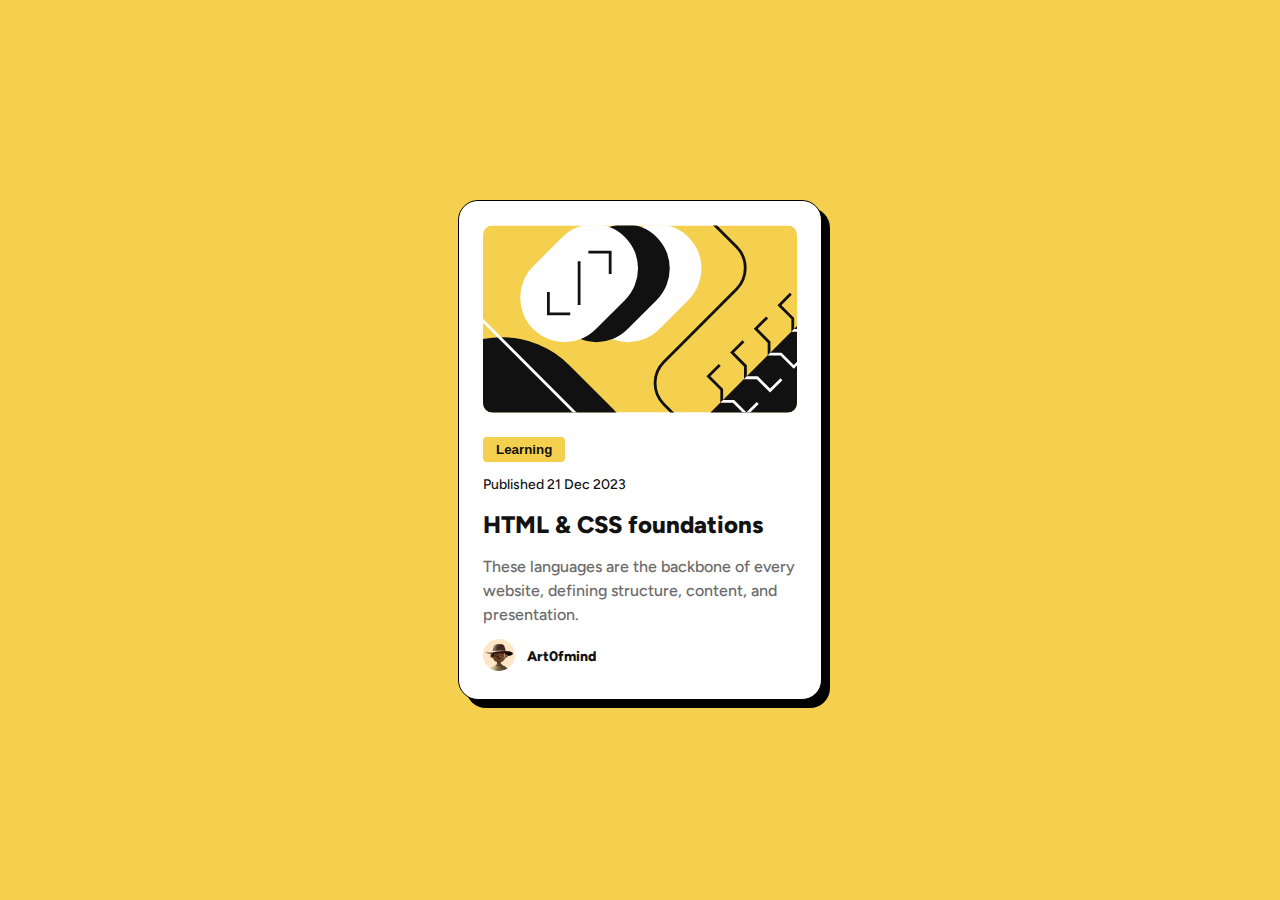
<file: blog-preview-card/blog-preview-card-main/index.html>
<!DOCTYPE html>
<html lang="en">
  <head>
    <meta charset="UTF-8" />
    <meta name="viewport" content="width=device-width, initial-scale=1.0" />
    <!-- displays site properly based on user's device -->

    <link
      rel="icon"
      type="image/png"
      sizes="32x32"
      href="./assets/images/favicon-32x32.png"
    />

    <title>Frontend Mentor | Blog preview card</title>

    <link rel="preconnect" href="https://fonts.googleapis.com" />
    <link rel="preconnect" href="https://fonts.gstatic.com" crossorigin />
    <link
      href="https://fonts.googleapis.com/css2?family=Anek+Telugu:wght@100..800&family=Figtree:ital,wght@0,300..900;1,300..900&family=Geist+Mono:wght@100..900&family=Inconsolata:wght@200..900&family=Outfit:wght@100..900&family=Roboto:ital,wght@0,100..900;1,100..900&display=swap"
      rel="stylesheet"
    />

    <meta name="art0fmind" content="https://github.com/art0fmind/" />
    <!-- Feel free to remove these styles or customise in your own stylesheet 👍 -->
    <style>
      :root {
        --yellow: hsl(47, 88%, 63%);
        --white: hsl(0, 0%, 100%);
        --gray-500: hsl(0, 0%, 42%);
        --gray-950: hsl(0, 0%, 7%);
      }

      * {
        margin: 0;
        padding: 0;
        box-sizing: border-box;
      }

      html,
      body {
        height: 100vh;
      }

      body {
        font-family: "Figtree", sans-serif;
        font-weight: 500;

        display: flex;

        background-color: var(--yellow);
      }

      .container {
        width: 100%;
        max-width: 384px;
        margin: auto;
        padding: 10px;
      }

      .card {
        display: flex;
        flex-direction: column;
        gap: 24px;

        padding: 24px;

        background-color: var(--white);
        border: 1px solid black;
        border-radius: 20px;

        box-shadow: 8px 8px black;
      }

      .pic__illustration-article {
        height: auto;
        width: 100%;

        display: block;

        overflow: hidden;
        border-radius: 10px;
      }

      .hero {
        display: flex;
        flex-direction: column;

        gap: 12px;
      }

      .hero > *,
      .avatar__name {
        width: fit-content;
        height: fit-content;
      }

      .learning__button {
        padding: 4px 12px;
        border: 1px solid transparent;
        border-radius: 4px;
        background-color: var(--yellow);

        color: var(--gray-950);

        font-weight: 800;

        box-sizing: border-box;

        transition: border 200ms ease;
      }

      .learning__button:hover {
        border: 1px solid black;
        background: transparent;
        box-sizing: border-box;
      }

      .publication__date {
        color: var(--gray-950);

        line-height: 150%;
        font-size: 14px;
      }

      h1 {
        width: auto;

        color: var(--gray-950);

        line-height: 150%;
        font-size: 24px;
        font-weight: 800;

        cursor: pointer;

        transition: color 200ms ease;
      }

      h1:hover {
        color: var(--yellow);
      }

      .description {
        width: auto;

        color: var(--gray-500);

        line-height: 150%;
        font-size: 16px;
      }

      .avatar__container {
        display: flex;
        align-items: center;
        gap: 12px;
      }

      .avatar__pic {
        width: 32px;
        height: 32px;

        border-radius: 50%;
      }

      .avatar__name {
        color: var(--gray-950);
        line-height: 150%;
        font-size: 14px;
        font-weight: 800;
      }

      @media (max-width: 375px) {
        .container {
          max-width: 327px;
        }
        .learning__button,
        .publication__date {
          font-size: 12px;
        }
        h1 {
          font-size: 20px;
        }
        .description {
          font-size: 14px;
        }
      }
    </style>
  </head>
  <body>
    <main class="container">
      <article class="card">
        <figure class="pic__container">
          <img
            src="./assets/images/illustration-article.svg"
            alt="illustration-article"
            class="pic__illustration-article"
          />
        </figure>
        <section class="hero">
          <button class="learning__button">Learning</button>

          <p class="publication__date">Published 21 Dec 2023</p>

          <h1>HTML & CSS foundations</h1>
          <p class="description">
            These languages are the backbone of every website, defining
            structure, content, and presentation.
          </p>
          <div class="avatar__container">
            <div class="avatar__pic-container">
              <img
                src="./assets/images/image-avatar.png"
                alt="avatar-pic"
                class="avatar__pic"
              />
            </div>
            <p class="avatar__name">Art0fmind</p>
          </div>
        </section>
      </article>
    </main>
  </body>
</html>
</file>
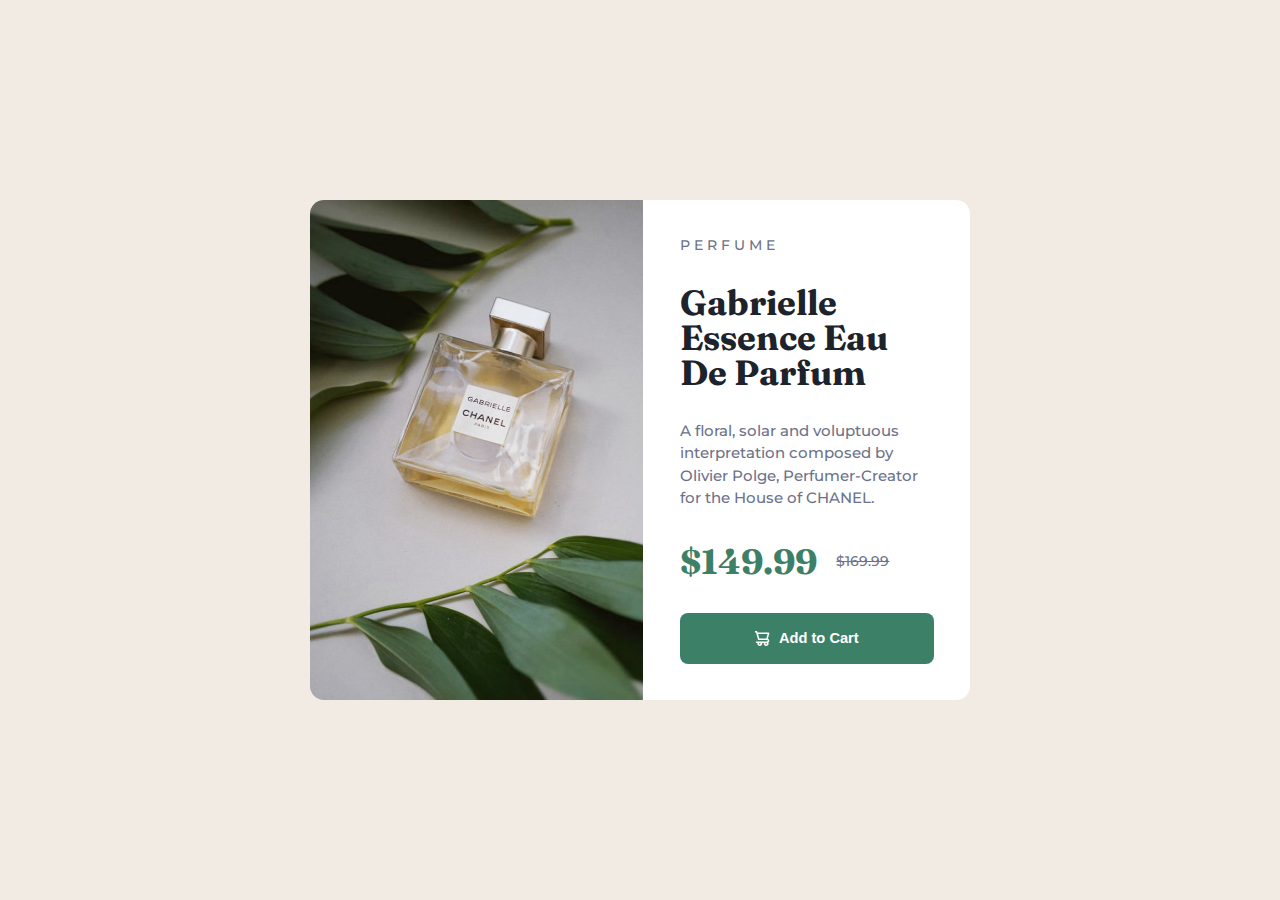
<file: product-preview-card-component/product-preview-card-component-main/index.html>
<!DOCTYPE html>
<html lang="en">
  <head>
    <meta charset="UTF-8" />
    <meta name="viewport" content="width=device-width, initial-scale=1.0" />
    <!-- displays site properly based on user's device -->

    <link
      rel="icon"
      type="image/png"
      sizes="32x32"
      href="./images/favicon-32x32.png"
    />
    <link rel="preconnect" href="https://fonts.googleapis.com" />
    <link rel="preconnect" href="https://fonts.gstatic.com" crossorigin />
    <link
      href="https://fonts.googleapis.com/css2?family=Fraunces:ital,opsz,wght@0,9..144,100..900;1,9..144,100..900&family=Montserrat:ital,wght@0,100..900;1,100..900&display=swap"
      rel="stylesheet"
    />

    <title>Frontend Mentor | Product preview card component</title>
    <meta name="art0fmind" content="https://www.github.com/art0fmind/" />

    <!-- Feel free to remove these styles or customise in your own stylesheet 👍 -->
    <style>
      :root {
        --green-500: hsl(158, 36%, 37%);
        --green-700: hsl(158, 42%, 18%);

        --black: hsl(212, 21%, 14%);
        --grey: hsl(228, 12%, 48%);
        --cream: hsl(30, 38%, 92%);
        --white: hsl(0, 0%, 100%);

        --montserrat-font: "Montserrat", sans-serif;
        --fraunces-font: "Fraunces", sans-serif;

        /* font weights 500 et 700 */
      }
      * {
        margin: 0px;
        padding: 0px;
        box-sizing: border-box;
        font-optical-sizing: auto;
      }
      html,
      body {
        height: 100vh;
      }
      body {
        font-size: 14px;
        font-family: var(--montserrat-font);
        font-weight: 500;
        letter-spacing: 110%;

        color: var(--grey);
        background-color: var(--cream);

        display: flex;
      }

      .container {
        margin: auto;
        width: fit-content;
      }

      .card {
        display: flex;
        width: 350px;

        flex-direction: column;

        border-radius: 1em;
        overflow: hidden;
        background-color: var(--white);

        position: relative;

        transition: all 200ms ease;
      }
      .card:hover {
        transform: translateY(-10px);
        box-shadow: 5px 5px 15px var(--grey);
      }

      .image-product-desktop {
        display: none;
      }

      .image-product-mobile {
        display: block;
        width: 350px;
      }

      /*-- if you touch next it so responcive it -----------------------------*/
      .right-side {
        padding: 1.8em;

        display: flex;
        flex-direction: column;
        justify-content: space-between;
        gap: 1em;
      }

      .right-side__perfume {
        font-family: var(--montserrat-font);
      }
      .right-side__title {
        font-family: var(--fraunces-font);
        font-size: 2.4em;

        line-height: 100%;
        color: var(--black);
      }
      .right-side__description {
        font-size: 1em;
        line-height: 150%;
      }
      .price {
        display: flex;
        align-items: center;
        gap: 1.4em;
      }
      .new-price {
        font-family: var(--fraunces-font);
        font-size: 2.5em;
        font-weight: 700;
        color: var(--green-500);
      }
      .old-price {
        text-decoration: line-through;
      }
      .addtocart {
        width: 100%;

        display: flex;
        justify-content: center;
        align-items: center;
        gap: 0.7em;

        padding: 1.3em;

        border: none;
        border-radius: 0.6em;
        background-color: var(--green-500);

        transition: background-color 200ms ease;
      }
      .addtocart:hover {
        background-color: var(--green-700);
      }
      .addtocart__icon {
        width: 15px;
        height: 15px;
      }
      .addtocart__desc {
        font-size: 1.1em;
        font-weight: 700;
        color: var(--white);
      }

      @media (min-width: 768px) {
        .container {
          /*desktop*/
          margin: auto;
          width: 100%;
          max-width: 660px;
        }

        .card {
          /*desktop*/
          display: flex;
          flex-direction: row;

          width: 100%;

          border-radius: 1em;
          overflow: hidden;
          background-color: var(--white);
        }

        .image-product-desktop {
          /*desktop*/
          display: block;
          height: 500px;
        }
        .image-product-mobile {
          display: none;
        }
        .right-side {
          padding: 2.6em;
          gap: 0px;
        }
        .right-side__title {
          font-size: 2.5em;
        }
        .right-side__description {
          font-size: 1.07em;
        }
      }
      @media (max-width: 320px) {
        .image-product-mobile {
          width: 310px;
        }
        .card {
          width: 310px;
        }
      }
    </style>
  </head>
  <body>
    <main class="container">
      <article class="card">
        <figure class="container__image">
          <img
            src="images/image-product-desktop.jpg"
            alt="image-product-desktop"
            class="image-product-desktop"
          />
          <img
            src="images/image-product-mobile.jpg"
            alt="image-product-mobile"
            class="image-product-mobile"
          />
        </figure>
        <section class="right-side">
          <p class="right-side__perfume">P E R F U M E</p>
          <h1 class="right-side__title">Gabrielle Essence Eau De Parfum</h1>
          <p class="right-side__description">
            A floral, solar and voluptuous interpretation composed by Olivier
            Polge, Perfumer-Creator for the House of CHANEL.
          </p>
          <div class="price">
            <div class="new-price">$149.99</div>
            <div class="old-price">$169.99</div>
          </div>
          <button class="addtocart">
            <img
              src="images/icon-cart.svg"
              alt="icon-cart"
              class="addtocart__icon"
            />
            <p class="addtocart__desc">Add to Cart</p>
          </button>
        </section>
      </article>
    </main>
  </body>
</html>
</file>
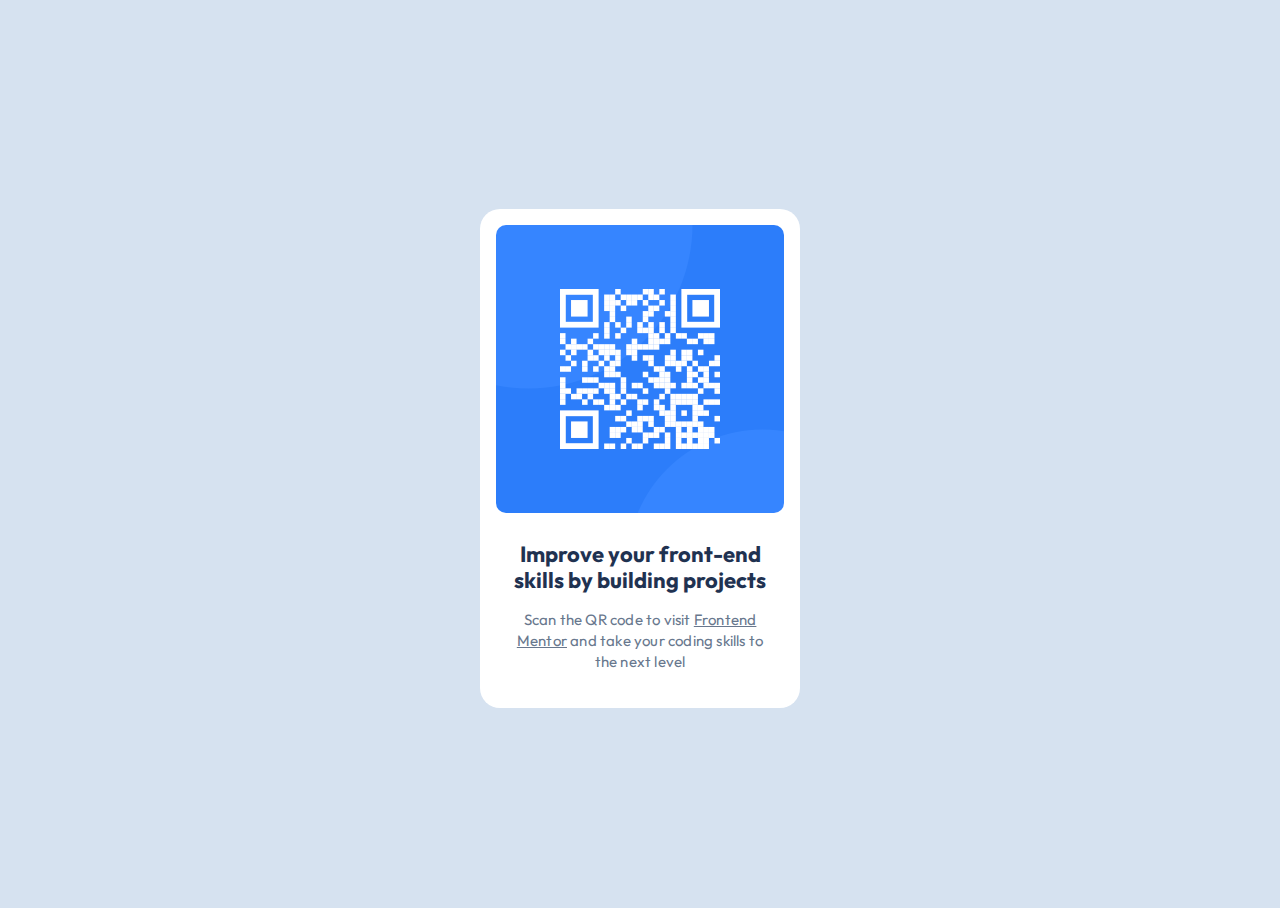
<file: qr-code-component/qr-code-component-main/index.html>
<!DOCTYPE html>
<html lang="en">
  <head>
    <meta charset="UTF-8" />
    <meta name="viewport" content="width=device-width, initial-scale=1.0" />
    <!-- displays site properly based on user's device -->

    <link
      rel="icon"
      type="image/png"
      sizes="32x32"
      href="./images/favicon-32x32.png"
    />

    <title>Frontend Mentor | QR code component</title>

    <!-- Feel free to remove these styles or customise in your own stylesheet 👍 -->
    <style>
      @import url("https://fonts.googleapis.com/css2?family=Anek+Telugu:wght@100..800&family=Geist+Mono:wght@100..900&family=Inconsolata:wght@200..900&family=Outfit:wght@100..900&family=Roboto:ital,wght@0,100..900;1,100..900&display=swap");

      * {
        font-size: 15px;
        font-family: "Outfit", sans-serif;
      }

      body,
      html {
        height: 100%;
      }

      body {
        display: flex;
        background-color: hsl(212, 45%, 89%);
      }

      .container {
        margin: auto;
        padding-left: 16px;
        padding-right: 16px;
        padding-top: 16px;
        padding-bottom: 40px;

        width: 320px;
        height: 499px;

        box-sizing: border-box;

        display: flex;
        flex-direction: column;

        align-items: center;

        gap: 24px;
        border-radius: 20px;

        background-color: white;
      }

      .img_container img {
        width: 288px;
        height: 288px;

        border-radius: 10px;
      }

      .attribution_container {
        display: flex;
        flex-direction: column;

        align-items: center;

        gap: 16px;

        padding: 0px 16px;
      }

      .attribution {
        color: hsl(218, 44%, 22%);
        font-weight: 700;
        line-height: 120%;
        font-size: 22px;
        text-align: center;
      }

      .attribution_subline,
      .attribution_subline a {
        color: hsl(216, 15%, 48%);
        font-weight: 400;
        line-height: 140%;
        letter-spacing: 0.2px;
        font-size: 15px;
        text-align: center;
      }
    </style>
  </head>
  <body>
    <div class="container">
      <div class="img_container">
        <img src="./images/image-qr-code.png" alt="qr-code" />
      </div>
      <div class="attribution_container">
        <div class="attribution">
          Improve your front-end skills by building projects
        </div>
        <div class="attribution_subline">
          Scan the QR code to visit
          <a href="https://www.frontendmentor.io?ref=challenge" target="_blank"
            >Frontend Mentor</a
          >
          and take your coding skills to the next level
        </div>
      </div>
    </div>
  </body>
</html>
</file>
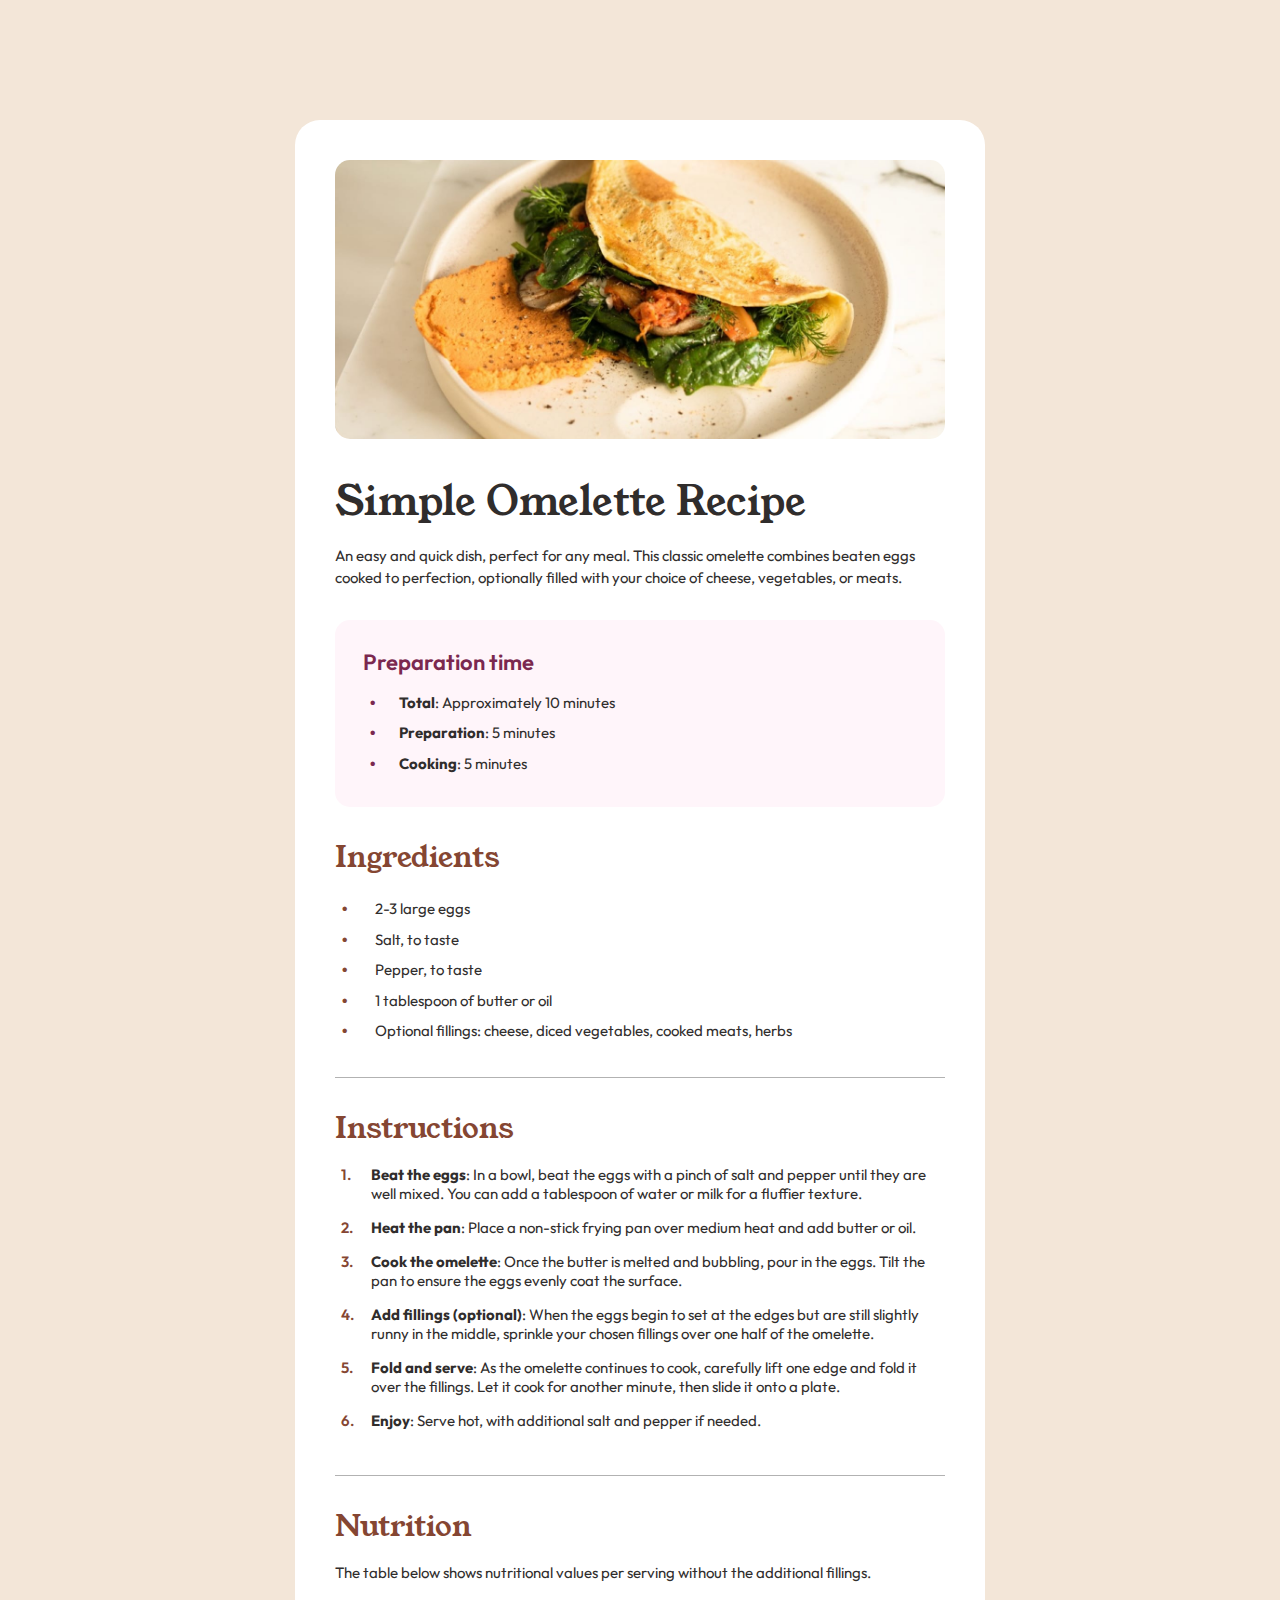
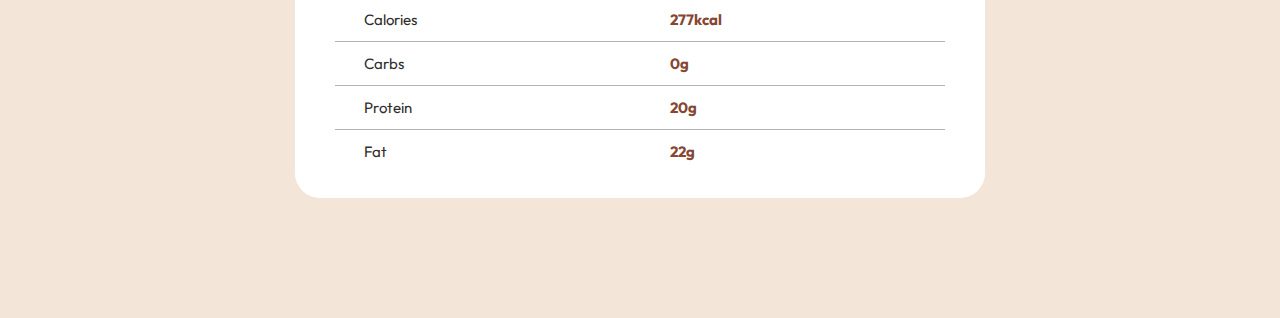
<file: recipe-page/recipe-page-main/index.html>
<!DOCTYPE html>
<html lang="en">
  <head>
    <meta charset="UTF-8" />
    <meta name="viewport" content="width=device-width, initial-scale=1.0" />
    <!-- displays site properly based on user's device -->

    <link
      rel="icon"
      type="image/png"
      sizes="32x32"
      href="./assets/images/favicon-32x32.png"
    />

    <title>Frontend Mentor | Recipe page</title>

    <link rel="preconnect" href="https://fonts.googleapis.com" />
    <link rel="preconnect" href="https://fonts.gstatic.com" crossorigin />
    <link
      href="https://fonts.googleapis.com/css2?family=Anek+Telugu:wght@100..800&family=Figtree:ital,wght@0,300..900;1,300..900&family=Geist+Mono:wght@100..900&family=Inconsolata:wght@200..900&family=Inter:ital,opsz,wght@0,14..32,100..900;1,14..32,100..900&family=Outfit:wght@100..900&family=Roboto:ital,wght@0,100..900;1,100..900&family=Young+Serif&display=swap"
      rel="stylesheet"
    />

    <meta name="art0fmind" content="https://www.github.com/art0fmind/" />

    <!-- Feel free to remove these styles or customise in your own stylesheet 👍 -->
    <style>
      /*-----begin Generic CSS-------------------------------------------*/
      :root {
        --white: hsl(0, 0%, 100%);
        --stone-100: hsl(30, 54%, 90%);
        --stone-150: hsl(30, 18%, 87%);
        --stone-600: hsl(30, 10%, 34%);
        --stone-900: hsl(24, 5%, 18%);
        --brown-800: hsl(14, 45%, 36%);
        --rose-800: hsl(332, 51%, 32%);
        --rose-50: hsl(330, 100%, 98%);

        --font-size-paragraph: 15px;

        --young-serif-font: "Young Serif", sans-serif;
        --young-serif-font-weight-400: 400;

        --outfit-font: "Outfit", sans-serif;
        --outfit-font-weight-400: 400;
        --outfit-font-weight-600: 600;
        --outfit-font-weight-700: 700;
      }

      * {
        margin: 0;
        padding: 0;
        box-sizing: border-box;
        font-optical-sizing: auto;
        color: var(--stone-900);
      }

      html,
      body {
        height: 100vh;
      }

      body {
        font-family: var(--outfit-font);
        font-size: var(--font-size-paragraph);
        font-weight: 400;
        background-color: var(--stone-100);

        display: flex;
      }

      ul,
      ol {
        list-style-position: inside;
      }

      h1 {
        font-size: 2.5rem;
        font-family: var(--young-serif-font);
        font-weight: 400;
      }

      h2 {
        font-size: 1.8rem;
        font-family: var(--young-serif-font);
        font-weight: 400;
        color: var(--brown-800);
      }

      /*-----end Generic CSS-------------------------------------------*/

      /*-----begin text style------------------------------------------*/
      .preparation-time__items span,
      .instructions__items span,
      .nutrition__table-data {
        font-weight: bold;
      }
      .preparation-time__title {
        font-family: var(--outfit-font);
        font-size: 22px;
        font-weight: 600;
        color: var(--rose-800);
      }

      /*-----end text style--------------------------------------------*/

      /*-----begin block sizing, coloring, etc. -----------------------*/
      .card__container {
        margin: auto;
        padding: 120px 20px;

        width: 100%;
        max-width: 730px;
      }

      .card {
        border-radius: 25px;

        display: flex;
        flex-direction: column;

        gap: 30px;

        background-color: var(--white);
      }

      .full__container {
        padding-bottom: 25px;
        padding-left: 40px;
        padding-right: 40px;

        display: flex;
        flex-direction: column;

        gap: 30px;
      }

      .pic__container {
        padding-top: 40px;
        padding-left: 40px;
        padding-right: 40px;

        width: fit-content;
        height: fit-content;
      }

      .pic {
        width: 100%;
        height: auto;

        border-radius: 15px;
      }

      .description__container {
        display: flex;
        flex-direction: column;
        gap: 15px;
      }

      .description {
        line-height: 1.5;
      }

      .preparation-time__container {
        padding: 28px;
        border-radius: 15px;
        background-color: var(--rose-50);

        display: flex;
        flex-direction: column;
        gap: 12px;
      }
      .preparation-time {
        padding-left: 0.4em;
        list-style: none;
      }
      .preparation-time__items {
        display: grid;
        grid-template-columns: auto 1fr;
        align-items: center;
        margin-bottom: 0.1em;
      }

      .preparation-time__items::before {
        content: "•";
        color: var(--rose-800);
        font-size: 1.5em;
        justify-self: center;
        align-self: center;
        padding-right: 1em;
      }

      .ingredients__container {
        display: flex;
        flex-direction: column;
        gap: 16px;
      }

      .ingredients {
        list-style: none;
        padding: 0px 0.4em;
      }

      .ingredients__items {
        /*line-height: 1.4;*/
        display: grid;
        grid-template-columns: auto 1fr;
        align-items: center;
        margin-bottom: 0.1em;
      }

      .ingredients__items::before {
        content: "•";
        color: var(--brown-800);
        font-size: 1.5em;
        justify-self: center;
        align-self: center;
        padding-right: 1.2em;
      }

      .instructions__container {
        border-top: 1px solid rgba(0, 0, 0, 0.3);
        border-bottom: 1px solid rgba(0, 0, 0, 0.3);
        padding: 30px 0px;

        display: flex;
        flex-direction: column;
        gap: 16px;
      }

      .instructions {
        counter-reset: li;
        list-style: none;
        padding: 0px 0.4em;
      }
      .instructions__items {
        display: grid;
        grid-template-columns: 2em 1fr;
        align-items: start;
        margin-bottom: 1em;
      }
      .instructions__items::before {
        counter-increment: li;
        content: counter(li) ".";
        font-weight: 600;
        color: var(--brown-800);
        padding-right: 0.5em;
      }

      .nutrition__container {
        display: flex;
        flex-direction: column;
        gap: 16px;
      }
      .nutrition__table {
        border-collapse: collapse;
      }
      .nutrition__table-rows {
        border-bottom: 1px solid rgba(0, 0, 0, 0.3);
      }
      .nutrition__table-rows:last-child {
        border-bottom: none;
      }
      .nutrition__table-rows td {
        padding: 0.8em 1.9em;
      }
      .nutrition__table-data {
        color: var(--brown-800);
      }
      /*-----end block sizing, coloring, etc. -------------------------*/

      /*-----begin responsive -----------------------------------------*/
      @media (max-width: 425px) {
        .card__container {
          padding: 0px;
        }
        .card {
          border-radius: 0px;
        }
        .pic__container {
          padding: 0px;

          width: fit-content;
          height: fit-content;
        }
        .pic {
          border-radius: 0px;
        }
        .title {
          font-size: 35px;
          line-height: 100%;
        }
        ol {
          list-style-position: inside;
        }
      }
      /*-----End responsive -------------------------------------------*/
    </style>
  </head>
  <body>
    <main class="card__container">
      <article class="card">
        <figure class="pic__container">
          <img
            src="./assets/images/image-omelette.jpeg"
            alt="image-omelette"
            class="pic"
          />
        </figure>

        <section class="full__container">
          <div class="description__container">
            <h1 class="title">Simple Omelette Recipe</h1>
            <p class="description">
              An easy and quick dish, perfect for any meal. This classic
              omelette combines beaten eggs cooked to perfection, optionally
              filled with your choice of cheese, vegetables, or meats.
            </p>
          </div>
          <div class="preparation-time__container">
            <h2 class="preparation-time__title">Preparation time</h2>
            <ul class="preparation-time">
              <li class="preparation-time__items">
                <div><span>Total</span>: Approximately 10 minutes</div>
              </li>
              <li class="preparation-time__items">
                <div><span>Preparation</span>: 5 minutes</div>
              </li>
              <li class="preparation-time__items">
                <div><span>Cooking</span>: 5 minutes</div>
              </li>
            </ul>
          </div>
          <div class="ingredients__container">
            <h2 class="ingredients__title">Ingredients</h2>
            <ul class="ingredients">
              <li class="ingredients__items">2-3 large eggs</li>
              <li class="ingredients__items">Salt, to taste</li>
              <li class="ingredients__items">Pepper, to taste</li>
              <li class="ingredients__items">1 tablespoon of butter or oil</li>
              <li class="ingredients__items">
                Optional fillings: cheese, diced vegetables, cooked meats, herbs
              </li>
            </ul>
          </div>

          <div class="instructions__container">
            <h2 class="instructions__title">Instructions</h2>
            <ol class="instructions">
              <li class="instructions__items">
                <div>
                  <span>Beat the eggs</span>: In a bowl, beat the eggs with a
                  pinch of salt and pepper until they are well mixed. You can
                  add a tablespoon of water or milk for a fluffier texture.
                </div>
              </li>
              <li class="instructions__items">
                <div>
                  <span>Heat the pan</span>: Place a non-stick frying pan over
                  medium heat and add butter or oil.
                </div>
              </li>
              <li class="instructions__items">
                <div>
                  <span>Cook the omelette</span>: Once the butter is melted and
                  bubbling, pour in the eggs. Tilt the pan to ensure the eggs
                  evenly coat the surface.
                </div>
              </li>
              <li class="instructions__items">
                <div>
                  <span>Add fillings (optional)</span>: When the eggs begin to
                  set at the edges but are still slightly runny in the middle,
                  sprinkle your chosen fillings over one half of the omelette.
                </div>
              </li>
              <li class="instructions__items">
                <div>
                  <span>Fold and serve</span>: As the omelette continues to
                  cook, carefully lift one edge and fold it over the fillings.
                  Let it cook for another minute, then slide it onto a plate.
                </div>
              </li>
              <li class="instructions__items">
                <div>
                  <span>Enjoy</span>: Serve hot, with additional salt and pepper
                  if needed.
                </div>
              </li>
            </ol>
          </div>
          <div class="nutrition__container">
            <h2 class="nutrition__title">Nutrition</h2>
            <p class="nutrition__description">
              The table below shows nutritional values per serving without the
              additional fillings.
            </p>
            <table class="nutrition__table">
              <tr class="nutrition__table-rows">
                <td>Calories</td>
                <td class="nutrition__table-data">277kcal</td>
              </tr>
              <tr class="nutrition__table-rows">
                <td>Carbs</td>
                <td class="nutrition__table-data">0g</td>
              </tr>
              <tr class="nutrition__table-rows">
                <td>Protein</td>
                <td class="nutrition__table-data">20g</td>
              </tr>
              <tr class="nutrition__table-rows">
                <td>Fat</td>
                <td class="nutrition__table-data">22g</td>
              </tr>
            </table>
          </div>
        </section>
      </article>
    </main>
  </body>
</html>
</file>
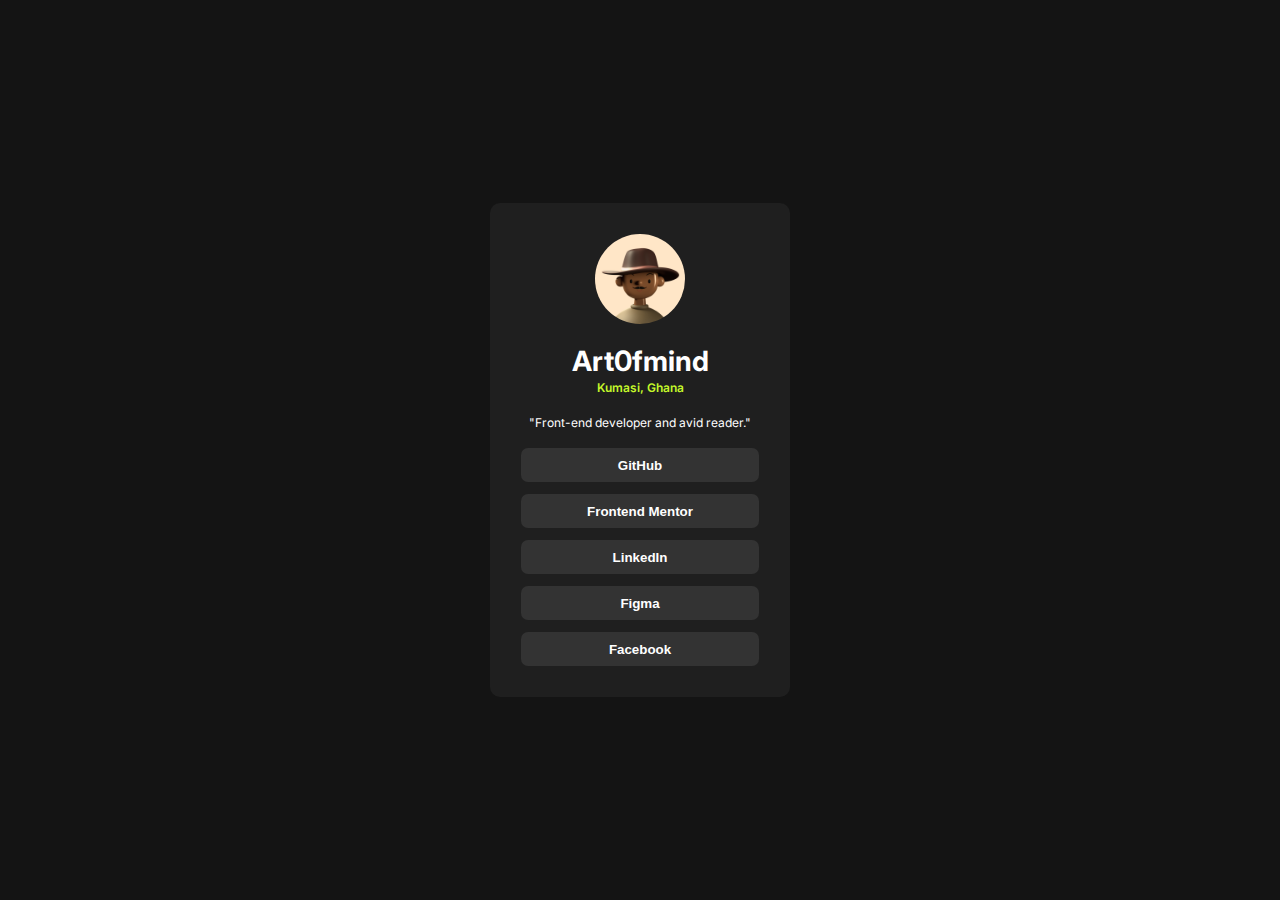
<file: social-links-profile/social-links-profile-main/index.html>
<!DOCTYPE html>
<html lang="en">
  <head>
    <meta charset="UTF-8" />
    <meta name="viewport" content="width=device-width, initial-scale=1.0" />
    <!-- displays site properly based on user's device -->

    <link
      rel="icon"
      type="image/png"
      sizes="32x32"
      href="./assets/images/favicon-32x32.png"
    />

    <title>Frontend Mentor | Social links profile</title>

    <link rel="preconnect" href="https://fonts.googleapis.com" />
    <link rel="preconnect" href="https://fonts.gstatic.com" crossorigin />
    <link
      href="https://fonts.googleapis.com/css2?family=Anek+Telugu:wght@100..800&family=Figtree:ital,wght@0,300..900;1,300..900&family=Geist+Mono:wght@100..900&family=Inconsolata:wght@200..900&family=Inter:ital,opsz,wght@0,14..32,100..900;1,14..32,100..900&family=Outfit:wght@100..900&family=Roboto:ital,wght@0,100..900;1,100..900&display=swap"
      rel="stylesheet"
    />

    <meta name="art0fmind" content="https://www.github.com/art0fmind/" />

    <!-- Feel free to remove these styles or customise in your own stylesheet 👍 -->
    <style>
      :root {
        --green: hsl(75, 94%, 57%);
        --white: hsl(0, 0%, 100%);

        --grey-700: hsl(0, 0%, 20%);
        --grey-800: hsl(0, 0%, 12%);
        --grey-900: hsl(0, 0%, 8%);

        --font-size-paragraph: 14px;
        --font-family-paragraph: "Inter", sans-serif;
        --font-weight-paragragh: 400;
      }

      * {
        margin: 0;
        padding: 0;
        box-sizing: border-box;
      }

      html,
      body {
        height: 100vh;
      }

      body {
        font-family: var(--font-family-paragraph);
        font-size: var(--font-size-paragraph);
        font-weight: var(--font-weight-paragragh);
        font-optical-sizing: auto;

        display: flex;

        background-color: var(--grey-900);
        color: var(--white);
      }

      .card__container {
        margin: auto;
        padding: 0 20px;

        width: 100%;
        max-width: 340px;
      }

      .card {
        padding: 30px;

        display: flex;
        flex-direction: column;
        align-items: center;

        gap: 18px;

        background-color: var(--grey-800);
        border-radius: 10px;

        position: relative;
        border: 1px solid transparent;
        transition: all 400ms ease-in;
      }

      .card:hover {
        transform: translateY(-10px);
        border: 1px solid white;
        box-shadow: 0 0 12px 1px white;
      }

      .hero {
        display: flex;
        flex-direction: column;
        align-items: center;
        gap: 20px;
      }

      .avatar {
        width: 90px;
        height: 90px;

        display: block;

        border-radius: 50%;
      }

      .address-name {
        display: flex;
        flex-direction: column;
        align-items: center;
        gap: 2px;
      }

      .address {
        font-size: 12px;
        font-weight: 600;
        color: var(--green);
      }

      .name {
        font-weight: 700;
      }

      .description {
        font-size: 12px;
      }

      .socials {
        width: 100%;

        display: flex;
        flex-direction: column;
        align-items: center;
        gap: 12px;
      }

      .socials a {
        width: 100%;
        height: fit-content;
      }

      .socials__button {
        width: 100%;
        height: 34px;

        font-weight: 700;
        color: var(--white);

        border: none;
        border-radius: 7px;
        background-color: var(--grey-700);

        transition: all 200ms ease-in;
      }

      .socials__button:hover {
        color: var(--grey-800);
        background-color: var(--green);
      }

      @media (max-width: 320px) {
        .card__container {
          width: 100%;
          max-width: 320px;
        }
        .name {
          font-size: 20px;
        }
        .address {
          font-size: 11px;
        }
        .description {
          font-size: 11px;
        }
        .socials__button {
          font-size: 12px;
        }
      }
    </style>
  </head>
  <body>
    <main class="card__container">
      <article class="card">
        <div class="hero">
          <figure class="avatar__container">
            <img
              src="./assets/images/avatar-art0fmind.png"
              alt="avatar-art0fmind"
              class="avatar"
            />
          </figure>

          <div class="address-name">
            <h1 class="name">Art0fmind</h1>
            <p class="address">Kumasi, Ghana</p>
          </div>

          <p class="description">"Front-end developer and avid reader."</p>
        </div>
        <div class="socials">
          <a href=""
            ><button class="socials__button socials__button-github">
              GitHub
            </button></a
          >
          <a href=""
            ><button class="socials__button socials__button-frontend-mentor">
              Frontend Mentor
            </button></a
          >
          <a href=""
            ><button class="socials__button socials__button-linkedin">
              LinkedIn
            </button></a
          >
          <a href=""
            ><button class="socials__button socials__button-figma">
              Figma
            </button></a
          >
          <a href=""
            ><button class="socials__button socials__button-facebook">
              Facebook
            </button></a
          >
        </div>
      </article>
    </main>
  </body>
</html>
</file>
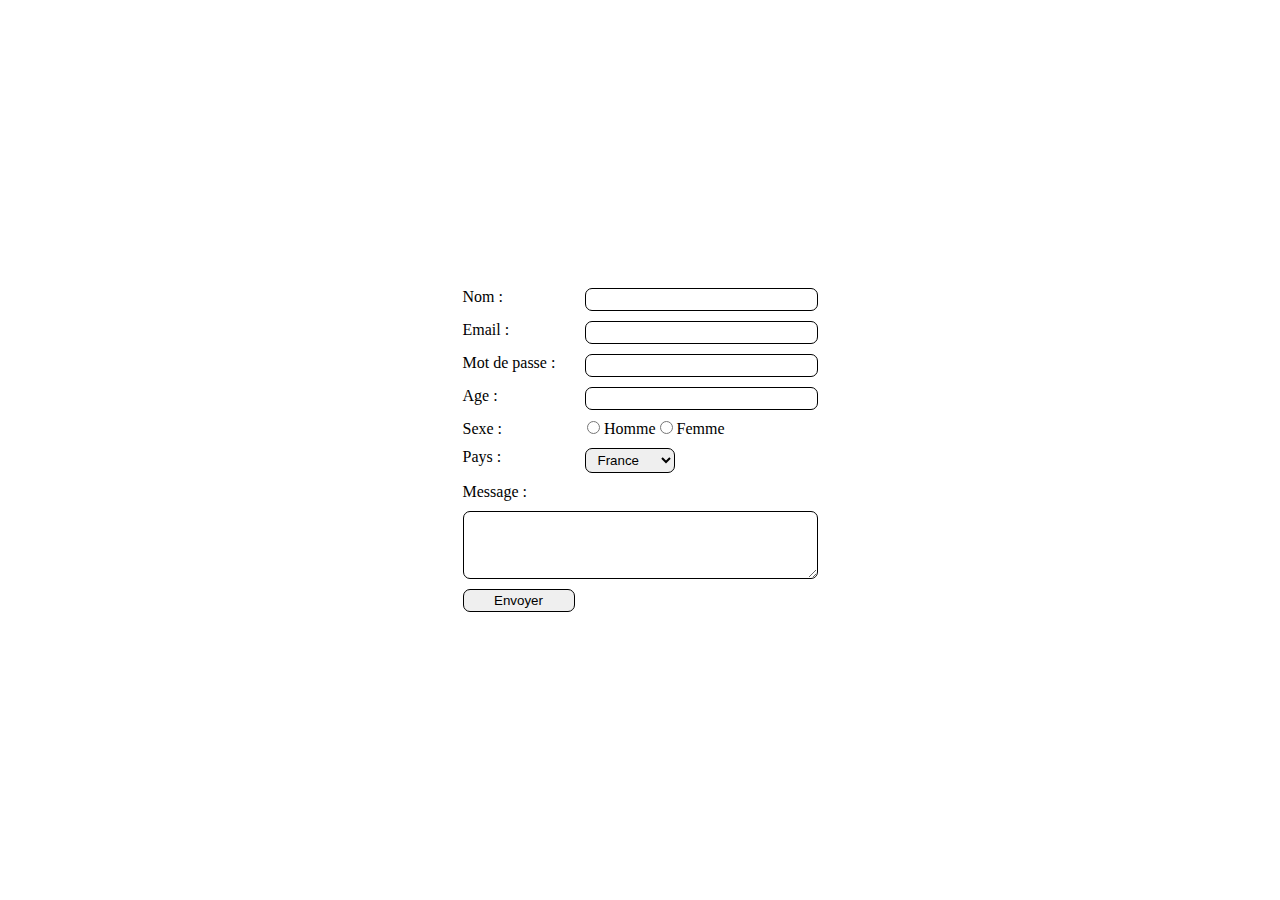
<file: test.html>
<!DOCTYPE html>
<html lang="en">
  <head>
    <meta charset="UTF-8" />
    <meta name="viewport" content="width=device-width, initial-scale=1.0" />
    <title>Document</title>
    <style>
      * {
        margin: 0px;
        padding: 0px;
        box-sizing: border-box;
        font-optical-sizing: auto;
      }
      html,
      body {
        height: 100vh;
      }
      body {
        display: flex;
      }
      form {
        margin: auto;
        display: grid;
        grid-template-columns: 7em 1fr;
        gap: 10px;
      }
      .genre {
        grid-column: span 2;
        display: flex;
        gap: 85px;
      }
      .message {
        grid-column: span 2;
      }

      input,
      select,
      textarea {
        border-radius: 7px;
        border: 1px solid black;
        padding: 3px 8px;
      }
      select {
        width: fit-content;
      }
    </style>
  </head>
  <body>
    <form action="traitement.php" method="POST">
      <label for="nom">Nom :</label>
      <input type="text" id="nom" name="nom" required />

      <!--  - -  -->

      <label for="email">Email :</label>
      <input type="email" id="email" name="email" required />

      <!--  - -  -->

      <label for="mdp">Mot de passe :</label>
      <input type="password" id="mdp" name="mdp" required />

      <!--  - -  -->

      <label for="age">Age :</label>
      <input type="number" id="age" name="age" min="1" max="120" />

      <!--  - -  -->

      <p class="genre">
        <span>Sexe :</span>
        <span>
          <input type="radio" id="homme" name="sexe" value="homme" />
          <label for="homme">Homme</label>

          <input type="radio" id="femme" name="sexe" value="femme" />
          <label for="femme">Femme</label>
        </span>
      </p>

      <!--  - -  -->

      <label for="pays">Pays :</label>
      <select name="pays" id="pays">
        <option value="fr">France</option>
        <option value="be">Belgique</option>
        <option value="ca">Canada</option>
      </select>

      <!--  - -  -->

      <label for="message" class="message">Message :</label>
      <textarea
        name="message"
        id="message"
        rows="4"
        cols="40"
        class="message"
      ></textarea>

      <!--  - -  -->

      <input type="submit" value="Envoyer" />

      <!--  - -  -->
    </form>
  </body>
</html>
</file>
